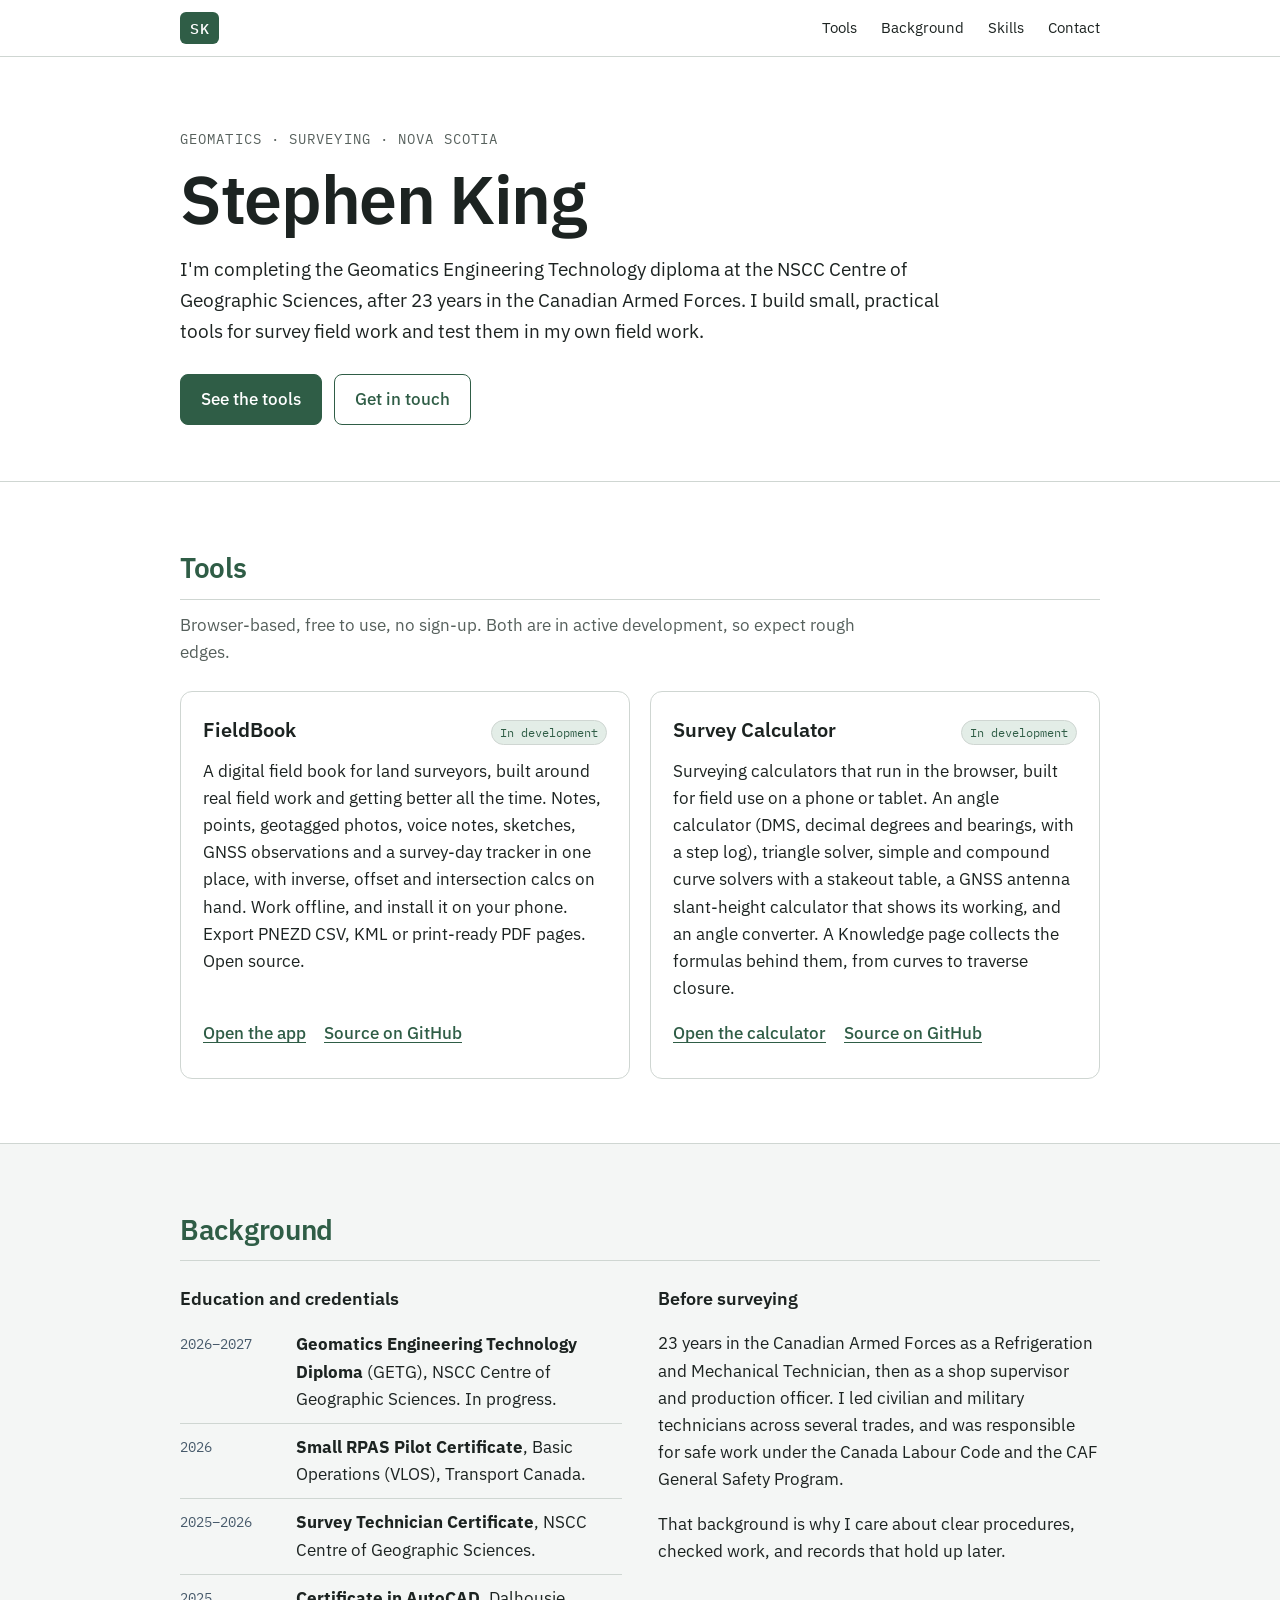
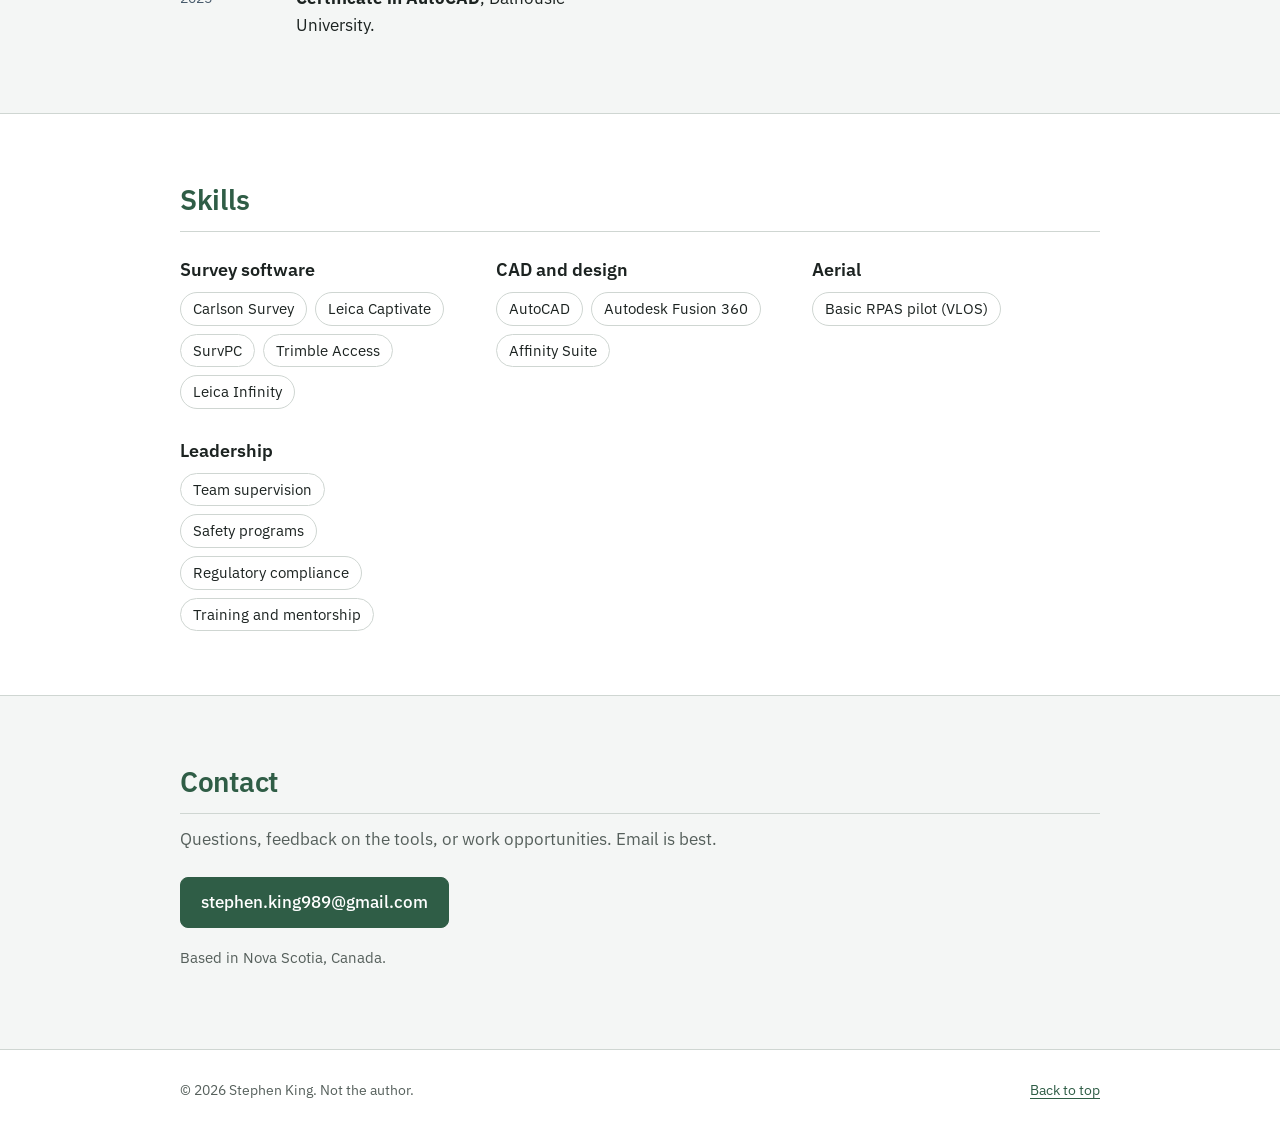
<file: index.html>
<!doctype html>
<html lang="en-CA">
<head>
  <meta charset="utf-8">
  <meta name="viewport" content="width=device-width, initial-scale=1">
  <title>Stephen King | Geomatics &amp; Surveying, Nova Scotia</title>
  <meta name="description" content="Stephen King: geomatics and surveying student in Nova Scotia. Survey tools, background, and contact.">
  <meta name="theme-color" content="#2F5D46">
  <meta property="og:title" content="Stephen King | Geomatics &amp; Surveying">
  <meta property="og:description" content="Geomatics and surveying in Nova Scotia. Survey tools, background, and contact.">
  <meta property="og:type" content="website">
  <link rel="icon" href="data:image/svg+xml,%3Csvg xmlns='http://www.w3.org/2000/svg' viewBox='0 0 64 64'%3E%3Crect width='64' height='64' rx='12' fill='%232F5D46'/%3E%3Cpath d='M32 12 L50 50 H14 Z' fill='none' stroke='%23fff' stroke-width='4' stroke-linejoin='round'/%3E%3Ccircle cx='32' cy='36' r='4' fill='%23fff'/%3E%3C/svg%3E">
  <link rel="preconnect" href="https://fonts.googleapis.com">
  <link rel="preconnect" href="https://fonts.gstatic.com" crossorigin>
  <link href="https://fonts.googleapis.com/css2?family=IBM+Plex+Mono:wght@400;500&family=IBM+Plex+Sans:wght@400;500;600&display=swap" rel="stylesheet">
  <link rel="stylesheet" href="style.css">
</head>
<body>
  <a class="skip" href="#main">Skip to content</a>

  <header class="top">
    <div class="wrap top-inner">
      <a class="mark" href="#top" aria-label="Stephen King, home">SK</a>
      <nav aria-label="Primary">
        <a href="#tools">Tools</a>
        <a href="#background">Background</a>
        <a href="#skills">Skills</a>
        <a href="#contact">Contact</a>
      </nav>
    </div>
  </header>

  <main id="main">
    <section class="hero" id="top">
      <div class="wrap">
        <p class="eyebrow">Geomatics &middot; Surveying &middot; Nova Scotia</p>
        <h1>Stephen King</h1>
        <p class="lead">I'm completing the Geomatics Engineering Technology diploma at the NSCC Centre of Geographic Sciences, after 23 years in the Canadian Armed Forces. I build small, practical tools for survey field work and test them in my own field work.</p>
        <p class="cta">
          <a class="btn primary" href="#tools">See the tools</a>
          <a class="btn" href="#contact">Get in touch</a>
        </p>
      </div>
    </section>

    <section id="tools" class="block">
      <div class="wrap">
        <h2>Tools</h2>
        <p class="sub">Browser-based, free to use, no sign-up. Both are in active development, so expect rough edges.</p>
        <div class="cards">
          <article class="card">
            <div class="card-head">
              <h3>FieldBook</h3>
              <span class="chip">In development</span>
            </div>
            <p>A digital field book for land surveyors, built around real field work and getting better all the time. Notes, points, geotagged photos, voice notes, sketches, GNSS observations and a survey-day tracker in one place, with inverse, offset and intersection calcs on hand. Work offline, and install it on your phone. Export PNEZD CSV, KML or print-ready PDF pages. Open source.</p>
            <p class="links">
              <a href="https://stephenking989.github.io/Field-Book-App/">Open the app</a>
              <a href="https://github.com/stephenking989/Field-Book-App">Source on GitHub</a>
            </p>
          </article>

          <article class="card">
            <div class="card-head">
              <h3>Survey Calculator</h3>
              <span class="chip">In development</span>
            </div>
            <p>Surveying calculators that run in the browser, built for field use on a phone or tablet. An angle calculator (DMS, decimal degrees and bearings, with a step log), triangle solver, simple and compound curve solvers with a stakeout table, a GNSS antenna slant-height calculator that shows its working, and an angle converter. A Knowledge page collects the formulas behind them, from curves to traverse closure.</p>
            <p class="links">
              <a href="https://surveycalculator.netlify.app/">Open the calculator</a>
              <a href="https://github.com/stephenking989/Survey-Web-Calculator">Source on GitHub</a>
            </p>
          </article>
        </div>
      </div>
    </section>

    <section id="background" class="block alt">
      <div class="wrap">
        <h2>Background</h2>
        <div class="cols">
          <div>
            <h3>Education and credentials</h3>
            <ul class="timeline">
              <li><span class="when">2026&ndash;2027</span><span><strong>Geomatics Engineering Technology Diploma</strong> (GETG), NSCC Centre of Geographic Sciences. In progress.</span></li>
              <li><span class="when">2026</span><span><strong>Small RPAS Pilot Certificate</strong>, Basic Operations (VLOS), Transport Canada.</span></li>
              <li><span class="when">2025&ndash;2026</span><span><strong>Survey Technician Certificate</strong>, NSCC Centre of Geographic Sciences.</span></li>
              <li><span class="when">2025</span><span><strong>Certificate in AutoCAD</strong>, Dalhousie University.</span></li>
            </ul>
          </div>
          <div>
            <h3>Before surveying</h3>
            <p>23 years in the Canadian Armed Forces as a Refrigeration and Mechanical Technician, then as a shop supervisor and production officer. I led civilian and military technicians across several trades, and was responsible for safe work under the Canada Labour Code and the CAF General Safety Program.</p>
            <p>That background is why I care about clear procedures, checked work, and records that hold up later.</p>
          </div>
        </div>
      </div>
    </section>

    <section id="skills" class="block">
      <div class="wrap">
        <h2>Skills</h2>
        <div class="skills">
          <div>
            <h3>Survey software</h3>
            <ul class="tags">
              <li>Carlson Survey</li><li>Leica Captivate</li><li>SurvPC</li><li>Trimble Access</li><li>Leica Infinity</li>
            </ul>
          </div>
          <div>
            <h3>CAD and design</h3>
            <ul class="tags">
              <li>AutoCAD</li><li>Autodesk Fusion 360</li><li>Affinity Suite</li>
            </ul>
          </div>
          <div>
            <h3>Aerial</h3>
            <ul class="tags">
              <li>Basic RPAS pilot (VLOS)</li>
            </ul>
          </div>
          <div>
            <h3>Leadership</h3>
            <ul class="tags">
              <li>Team supervision</li><li>Safety programs</li><li>Regulatory compliance</li><li>Training and mentorship</li>
            </ul>
          </div>
        </div>
      </div>
    </section>

    <section id="contact" class="block alt">
      <div class="wrap">
        <h2>Contact</h2>
        <p class="sub">Questions, feedback on the tools, or work opportunities. Email is best.</p>
        <p><a class="btn primary" href="mailto:stephen.king989@gmail.com">stephen.king989@gmail.com</a></p>
        <p class="note">Based in Nova Scotia, Canada.</p>
      </div>
    </section>
  </main>

  <footer>
    <div class="wrap foot">
      <span>&copy; 2026 Stephen King. Not the author.</span>
      <a href="#top">Back to top</a>
    </div>
  </footer>
</body>
</html>
</file>
<file: style.css>
:root {
  --ink: #1C2321;
  --muted: #56605C;
  --forest: #2F5D46;
  --forest-ink: #2F5D46;
  --tint: #E3EDE7;
  --slate: #475A6B;
  --line: #CFD6D2;
  --bg: #FFFFFF;
  --bg-alt: #F4F6F5;
  --card: #FFFFFF;
  --on-forest: #FFFFFF;
  --sans: "IBM Plex Sans", system-ui, -apple-system, "Segoe UI", Roboto, sans-serif;
  --mono: "IBM Plex Mono", ui-monospace, "SF Mono", Consolas, monospace;
}

@media (prefers-color-scheme: dark) {
  :root {
    --ink: #E7ECE9;
    --muted: #A3AEA9;
    --forest: #3E7A5E;
    --forest-ink: #7DB596;
    --tint: #1E2B25;
    --slate: #9DB0C1;
    --line: #2C3733;
    --bg: #111816;
    --bg-alt: #161F1C;
    --card: #1A2421;
  }
}

* { box-sizing: border-box; }
html { scroll-behavior: smooth; scroll-padding-top: 72px; }
body {
  margin: 0;
  font-family: var(--sans);
  font-size: 1.0625rem;
  line-height: 1.6;
  color: var(--ink);
  background: var(--bg);
  -webkit-font-smoothing: antialiased;
}
.wrap { width: 100%; max-width: 960px; margin: 0 auto; padding: 0 20px; }

a { color: var(--forest-ink); text-underline-offset: 3px; }
a:hover { text-decoration-thickness: 2px; }
a:focus-visible, .btn:focus-visible { outline: 3px solid var(--slate); outline-offset: 3px; border-radius: 4px; }

.skip { position: absolute; left: -999px; top: 8px; background: var(--forest); color: var(--on-forest); padding: 8px 12px; border-radius: 4px; z-index: 20; }
.skip:focus { left: 8px; }

/* header */
.top { position: sticky; top: 0; z-index: 10; background: color-mix(in srgb, var(--bg) 92%, transparent); backdrop-filter: blur(8px); border-bottom: 1px solid var(--line); }
.top-inner { display: flex; align-items: center; justify-content: space-between; height: 56px; }
.mark { font-family: var(--mono); font-weight: 500; letter-spacing: .04em; text-decoration: none; color: var(--on-forest); background: var(--forest); padding: 4px 10px; border-radius: 6px; font-size: .95rem; }
nav a { text-decoration: none; color: var(--ink); margin-left: 20px; font-size: .95rem; padding: 6px 0; }
nav a:hover { color: var(--forest-ink); text-decoration: underline; }

/* hero */
.hero { padding: 72px 0 56px; border-bottom: 1px solid var(--line); }
.eyebrow { font-family: var(--mono); font-size: .85rem; letter-spacing: .08em; text-transform: uppercase; color: var(--muted); margin: 0 0 12px; }
h1 { font-size: clamp(2.6rem, 8vw, 4.25rem); line-height: 1.05; margin: 0 0 20px; font-weight: 600; letter-spacing: -0.02em; }
.lead { font-size: 1.2rem; max-width: 40em; color: var(--ink); margin: 0 0 28px; }
.cta { display: flex; flex-wrap: wrap; gap: 12px; margin: 0; }

.btn { display: inline-block; padding: 11px 20px; border-radius: 8px; border: 1.5px solid var(--forest); color: var(--forest-ink); text-decoration: none; font-weight: 500; transition: background .15s; }
.btn:hover { background: var(--tint); }
.btn.primary { background: var(--forest); color: var(--on-forest); }
.btn.primary:hover { background: color-mix(in srgb, var(--forest) 88%, black); }

/* sections */
.block { padding: 64px 0; }
.block.alt { background: var(--bg-alt); border-top: 1px solid var(--line); border-bottom: 1px solid var(--line); }
h2 { font-size: 1.75rem; margin: 0 0 8px; padding-bottom: 8px; border-bottom: 1px solid var(--line); color: var(--forest-ink); font-weight: 600; letter-spacing: -0.01em; }
h3 { font-size: 1.1rem; margin: 0 0 8px; font-weight: 600; }
.sub { color: var(--muted); margin: 12px 0 24px; max-width: 40em; }
.note { color: var(--muted); font-size: .95rem; }

/* cards */
.cards { display: grid; grid-template-columns: repeat(auto-fit, minmax(300px, 1fr)); gap: 20px; }
.card { background: var(--card); border: 1px solid var(--line); border-radius: 12px; padding: 22px; display: flex; flex-direction: column; }
.card-head { display: flex; justify-content: space-between; align-items: baseline; gap: 12px; margin-bottom: 4px; }
.card-head h3 { font-size: 1.25rem; margin: 0; }
.card p { margin: 8px 0; }
.chip { font-family: var(--mono); font-size: .75rem; padding: 2px 8px; border-radius: 999px; background: var(--tint); color: var(--forest-ink); border: 1px solid var(--line); white-space: nowrap; }
.links { margin-top: auto !important; padding-top: 10px; display: flex; flex-wrap: wrap; gap: 6px 18px; font-weight: 500; }

/* background */
.cols { display: grid; grid-template-columns: repeat(auto-fit, minmax(300px, 1fr)); gap: 36px; margin-top: 24px; }
.timeline { list-style: none; padding: 0; margin: 0; }
.timeline li { display: grid; grid-template-columns: 6.5rem 1fr; gap: 12px; padding: 10px 0; border-bottom: 1px solid var(--line); }
.timeline li:last-child { border-bottom: 0; }
.when { font-family: var(--mono); font-size: .85rem; color: var(--slate); padding-top: 3px; }

/* skills */
.skills { display: grid; grid-template-columns: repeat(auto-fit, minmax(220px, 1fr)); gap: 28px; margin-top: 24px; }
.tags { list-style: none; padding: 0; margin: 0; display: flex; flex-wrap: wrap; gap: 8px; }
.tags li { font-size: .92rem; padding: 4px 12px; border: 1px solid var(--line); border-radius: 999px; background: var(--card); }

/* footer */
footer { padding: 28px 0 40px; color: var(--muted); font-size: .9rem; }
.foot { display: flex; flex-wrap: wrap; justify-content: space-between; gap: 8px; }

@media (max-width: 560px) {
  nav a { margin-left: 14px; font-size: .9rem; }
  .hero { padding: 48px 0 40px; }
  .block { padding: 48px 0; }
  .timeline li { grid-template-columns: 1fr; gap: 0; }
}
@media (prefers-reduced-motion: reduce) {
  html { scroll-behavior: auto; }
  .btn { transition: none; }
}
</file>
